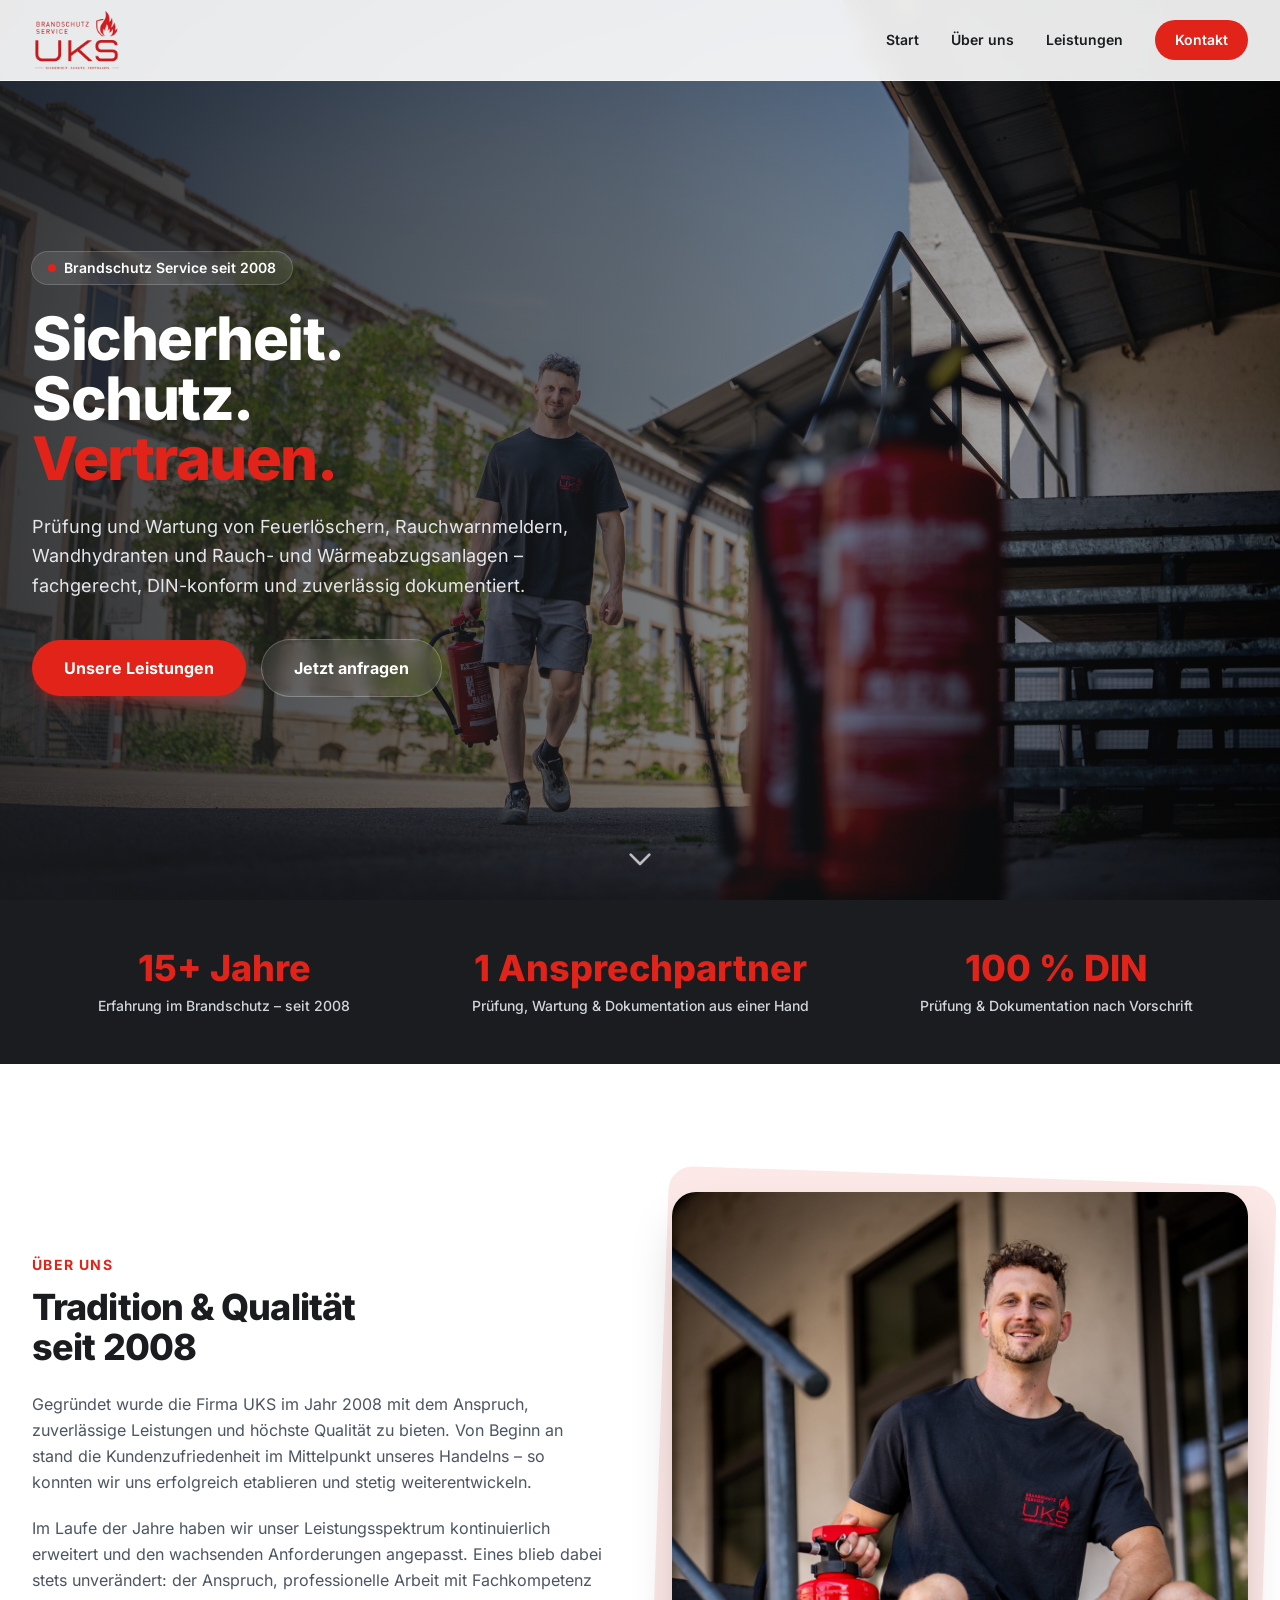
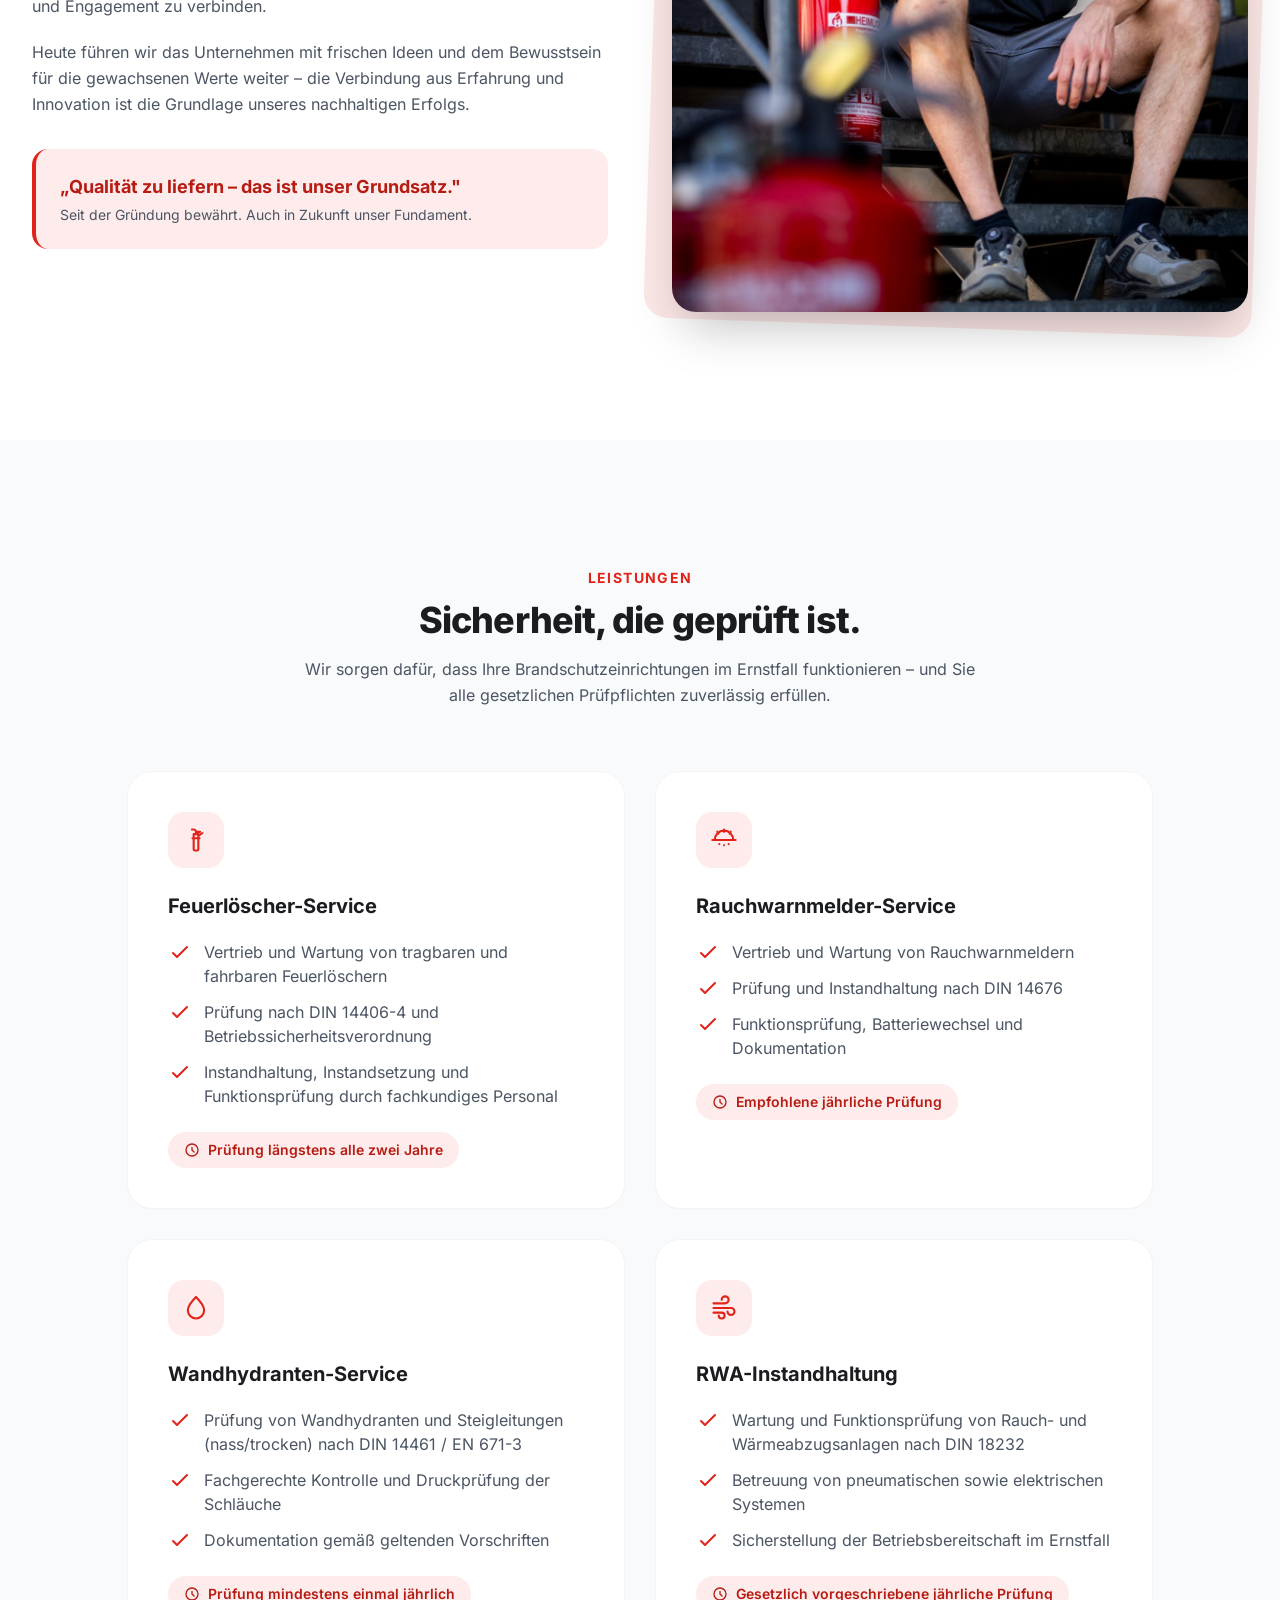
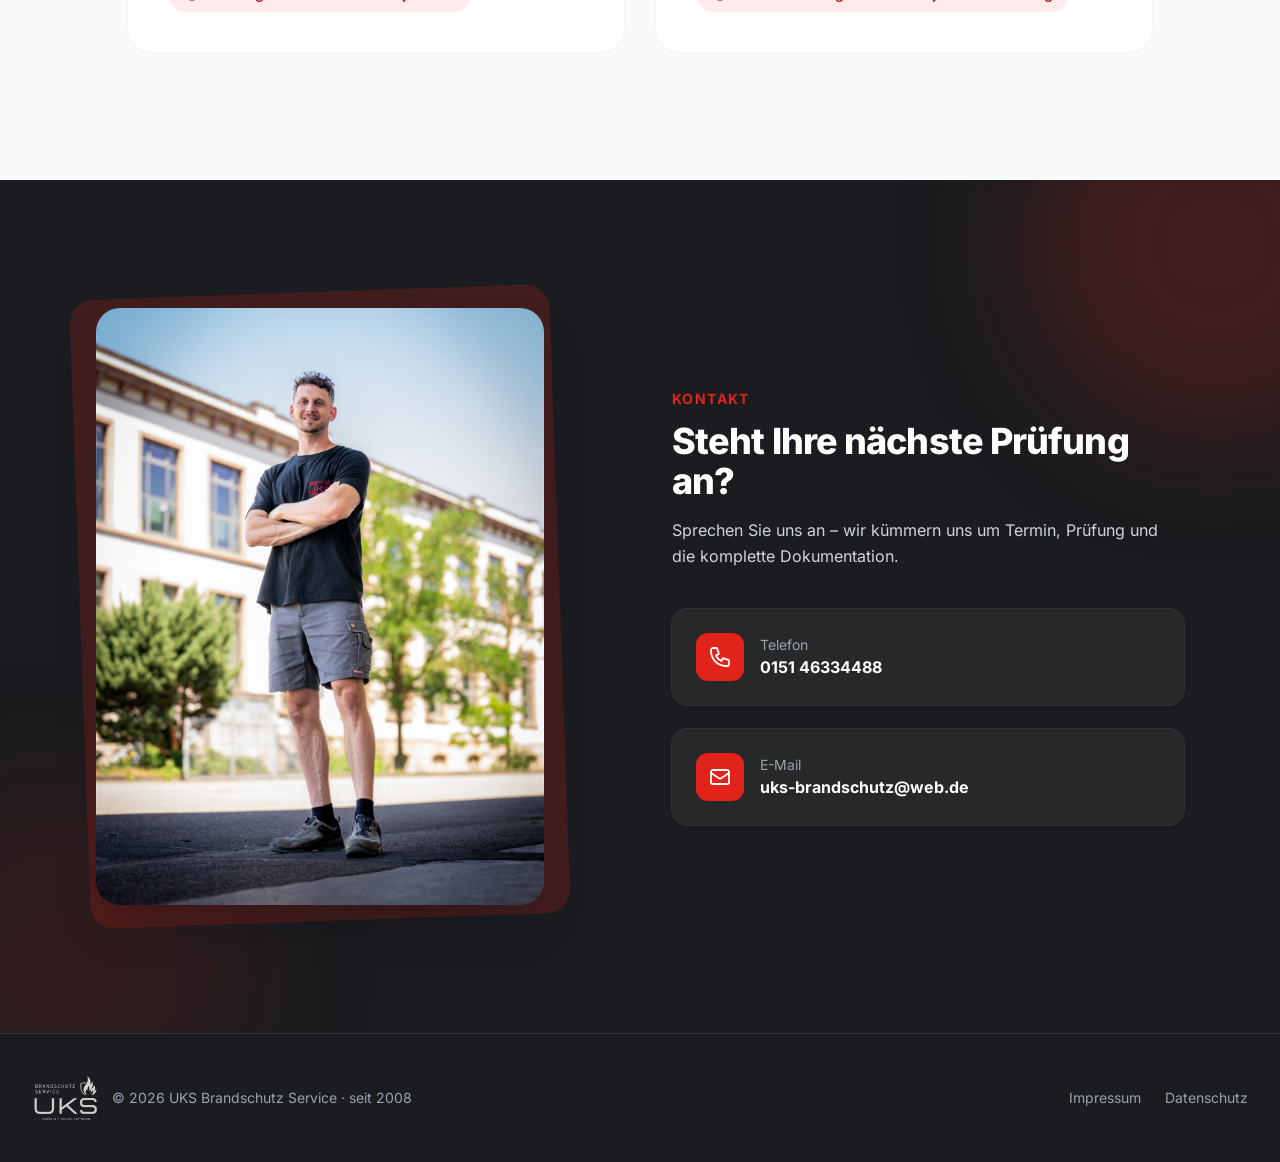
<file: index.html>
<!DOCTYPE html>
<html lang="de" class="scroll-smooth">
<head>
  <meta charset="UTF-8">
  <meta name="viewport" content="width=device-width, initial-scale=1.0">
  <title>UKS Brandschutz Service – Feuerlöscher, Wandhydranten &amp; RWA</title>
  <meta name="description" content="UKS Brandschutz Service – Ihr Familienbetrieb seit 2008. Prüfung und Wartung von Feuerlöschern, Wandhydranten und Rauch- und Wärmeabzugsanlagen nach DIN.">
  <link rel="icon" type="image/png" href="assets/logo.png">

  <!-- Lokales CSS (Tailwind-Build + selbst gehostete Inter-Schrift) -->
  <link rel="stylesheet" href="assets/site.css">
</head>

<body class="font-sans text-ink antialiased bg-white">

  <!-- ===== Header ===== -->
  <header class="fixed inset-x-0 top-0 z-50 bg-white/90 backdrop-blur border-b border-gray-100">
    <div class="mx-auto max-w-7xl px-4 sm:px-6 lg:px-8">
      <div class="flex h-20 items-center justify-between">
        <a href="#start" class="flex items-center gap-3">
          <img src="assets/logo.png" alt="UKS Brandschutz Service" class="h-16 w-auto">
        </a>

        <nav class="hidden md:flex items-center gap-8 text-sm font-semibold">
          <a href="#start" class="hover:text-brand transition-colors">Start</a>
          <a href="#ueber-uns" class="hover:text-brand transition-colors">Über uns</a>
          <a href="#leistungen" class="hover:text-brand transition-colors">Leistungen</a>
          <a href="#kontakt" class="rounded-full bg-brand px-5 py-2.5 text-white hover:bg-brand-dark transition-colors">Kontakt</a>
        </nav>

        <!-- Mobile Menü Button -->
        <button id="menuBtn" class="md:hidden p-2 text-ink" aria-label="Menü öffnen">
          <svg class="h-7 w-7" fill="none" stroke="currentColor" stroke-width="2" viewBox="0 0 24 24">
            <path stroke-linecap="round" stroke-linejoin="round" d="M4 6h16M4 12h16M4 18h16"/>
          </svg>
        </button>
      </div>
    </div>

    <!-- Mobile Menü -->
    <div id="mobileMenu" class="hidden md:hidden border-t border-gray-100 bg-white">
      <nav class="flex flex-col px-6 py-4 gap-4 text-base font-semibold">
        <a href="#start" class="hover:text-brand">Start</a>
        <a href="#ueber-uns" class="hover:text-brand">Über uns</a>
        <a href="#leistungen" class="hover:text-brand">Leistungen</a>
        <a href="#kontakt" class="hover:text-brand">Kontakt</a>
      </nav>
    </div>
  </header>

  <!-- ===== Hero ===== -->
  <section id="start" class="relative min-h-screen flex items-center">
    <div class="absolute inset-0">
      <img src="assets/hero.jpg" alt="UKS Servicetechniker mit Feuerlöschern" class="h-full w-full object-cover">
      <div class="absolute inset-0 bg-gradient-to-r from-ink/85 via-ink/60 to-ink/20"></div>
    </div>

    <div class="relative mx-auto max-w-7xl px-4 sm:px-6 lg:px-8 pt-32 pb-20 w-full">
      <div class="max-w-2xl">
        <p class="inline-flex items-center gap-2 rounded-full bg-white/10 backdrop-blur px-4 py-1.5 text-sm font-semibold text-white ring-1 ring-white/25 mb-6">
          <span class="h-2 w-2 rounded-full bg-brand"></span>
          Brandschutz Service seit 2008
        </p>
        <h1 class="text-4xl sm:text-5xl lg:text-6xl font-extrabold tracking-tight text-white leading-tight">
          Sicherheit.<br>Schutz.<br><span class="text-brand">Vertrauen.</span>
        </h1>
        <p class="mt-6 text-lg text-gray-200 leading-relaxed max-w-xl">
          Prüfung und Wartung von Feuerlöschern, Rauchwarnmeldern, Wandhydranten und
          Rauch-&nbsp;und&nbsp;Wärmeabzugsanlagen&nbsp;– fachgerecht, DIN-konform und zuverlässig dokumentiert.
        </p>
        <div class="mt-10 flex flex-wrap gap-4">
          <a href="#leistungen" class="rounded-full bg-brand px-8 py-4 text-base font-bold text-white hover:bg-brand-dark transition-colors shadow-lg shadow-brand/30">
            Unsere Leistungen
          </a>
          <a href="#kontakt" class="rounded-full bg-white/10 backdrop-blur px-8 py-4 text-base font-bold text-white ring-1 ring-white/30 hover:bg-white/20 transition-colors">
            Jetzt anfragen
          </a>
        </div>
      </div>
    </div>

    <!-- Scroll-Hinweis -->
    <a href="#ueber-uns" class="absolute bottom-8 left-1/2 -translate-x-1/2 text-white/70 hover:text-white transition-colors" aria-label="Nach unten scrollen">
      <svg class="h-8 w-8 animate-bounce" fill="none" stroke="currentColor" stroke-width="2" viewBox="0 0 24 24">
        <path stroke-linecap="round" stroke-linejoin="round" d="M19 14l-7 7-7-7"/>
      </svg>
    </a>
  </section>

  <!-- ===== Zahlen / Trust-Leiste ===== -->
  <section class="bg-ink text-white">
    <div class="mx-auto max-w-7xl px-4 sm:px-6 lg:px-8 py-12 grid grid-cols-1 sm:grid-cols-3 gap-8 text-center">
      <div class="reveal">
        <p class="text-4xl font-extrabold text-brand">15+ Jahre</p>
        <p class="mt-2 text-sm font-medium text-gray-300">Erfahrung im Brandschutz – seit 2008</p>
      </div>
      <div class="reveal" style="transition-delay:.1s">
        <p class="text-4xl font-extrabold text-brand">1 Ansprechpartner</p>
        <p class="mt-2 text-sm font-medium text-gray-300">Prüfung, Wartung &amp; Dokumentation aus einer Hand</p>
      </div>
      <div class="reveal" style="transition-delay:.2s">
        <p class="text-4xl font-extrabold text-brand">100&nbsp;% DIN</p>
        <p class="mt-2 text-sm font-medium text-gray-300">Prüfung &amp; Dokumentation nach Vorschrift</p>
      </div>
    </div>
  </section>

  <!-- ===== Über uns ===== -->
  <section id="ueber-uns" class="py-24 sm:py-32">
    <div class="mx-auto max-w-7xl px-4 sm:px-6 lg:px-8">
      <div class="grid lg:grid-cols-2 gap-16 items-center">
        <div class="reveal">
          <p class="text-sm font-bold uppercase tracking-widest text-brand">Über uns</p>
          <h2 class="mt-3 text-3xl sm:text-4xl font-extrabold tracking-tight">
            Tradition &amp; Qualität<br>seit 2008
          </h2>
          <div class="mt-6 space-y-5 text-gray-600 leading-relaxed">
            <p>
              Gegründet wurde die Firma UKS im Jahr 2008 mit dem Anspruch, zuverlässige Leistungen
              und höchste Qualität zu bieten. Von Beginn an stand die Kundenzufriedenheit im
              Mittelpunkt unseres Handelns&nbsp;– so konnten wir uns erfolgreich etablieren und stetig
              weiterentwickeln.
            </p>
            <p>
              Im Laufe der Jahre haben wir unser Leistungsspektrum kontinuierlich erweitert und den
              wachsenden Anforderungen angepasst. Eines blieb dabei stets unverändert: der Anspruch,
              professionelle Arbeit mit Fachkompetenz und Engagement zu verbinden.
            </p>
            <p>
              Heute führen wir das Unternehmen mit frischen Ideen und dem Bewusstsein für die
              gewachsenen Werte weiter&nbsp;– die Verbindung aus Erfahrung und Innovation ist die
              Grundlage unseres nachhaltigen Erfolgs.
            </p>
          </div>

          <div class="mt-8 rounded-2xl bg-brand-light border-l-4 border-brand p-6">
            <p class="font-bold text-brand-dark text-lg">„Qualität zu liefern – das ist unser Grundsatz."</p>
            <p class="mt-1 text-sm text-gray-600">Seit der Gründung bewährt. Auch in Zukunft unser Fundament.</p>
          </div>
        </div>

        <div class="reveal relative">
          <div class="absolute -inset-4 bg-brand/10 rounded-3xl rotate-2"></div>
          <img src="assets/team-sitzend.jpg" alt="UKS Servicetechniker mit Feuerlöscher" class="relative rounded-3xl shadow-2xl object-cover object-top aspect-[4/5] w-full">
        </div>
      </div>
    </div>
  </section>

  <!-- ===== Leistungen ===== -->
  <section id="leistungen" class="py-24 sm:py-32 bg-gray-50">
    <div class="mx-auto max-w-7xl px-4 sm:px-6 lg:px-8">
      <div class="max-w-2xl mx-auto text-center reveal">
        <p class="text-sm font-bold uppercase tracking-widest text-brand">Leistungen</p>
        <h2 class="mt-3 text-3xl sm:text-4xl font-extrabold tracking-tight">
          Sicherheit, die geprüft ist.
        </h2>
        <p class="mt-4 text-gray-600 leading-relaxed">
          Wir sorgen dafür, dass Ihre Brandschutzeinrichtungen im Ernstfall funktionieren –
          und Sie alle gesetzlichen Prüfpflichten zuverlässig erfüllen.
        </p>
      </div>

      <div class="mt-16 grid md:grid-cols-2 gap-8 max-w-5xl mx-auto">

        <!-- Feuerlöscher -->
        <div class="reveal group rounded-3xl bg-white p-8 sm:p-10 shadow-sm ring-1 ring-gray-100 hover:shadow-xl hover:-translate-y-1 transition-all duration-300">
          <div class="flex h-14 w-14 items-center justify-center rounded-2xl bg-brand-light text-brand group-hover:bg-brand group-hover:text-white transition-colors">
            <!-- Feuerlöscher Icon -->
            <svg class="h-7 w-7" fill="none" stroke="currentColor" stroke-width="1.8" viewBox="0 0 24 24">
              <path stroke-linecap="round" stroke-linejoin="round" d="M10 7h4v13a1 1 0 0 1-1 1h-2a1 1 0 0 1-1-1V7Zm2 0V5m0 0h3.5M12 5c0-1.1-.9-2-2-2H8.5M14 8.5l3.5-2.5M9 10.5h6"/>
            </svg>
          </div>
          <h3 class="mt-6 text-xl font-bold">Feuerlöscher-Service</h3>
          <ul class="mt-5 space-y-3 text-gray-600">
            <li class="flex gap-3">
              <svg class="h-6 w-6 flex-none text-brand" fill="none" stroke="currentColor" stroke-width="2" viewBox="0 0 24 24"><path stroke-linecap="round" stroke-linejoin="round" d="M5 13l4 4L19 7"/></svg>
              Vertrieb und Wartung von tragbaren und fahrbaren Feuerlöschern
            </li>
            <li class="flex gap-3">
              <svg class="h-6 w-6 flex-none text-brand" fill="none" stroke="currentColor" stroke-width="2" viewBox="0 0 24 24"><path stroke-linecap="round" stroke-linejoin="round" d="M5 13l4 4L19 7"/></svg>
              Prüfung nach DIN&nbsp;14406-4 und Betriebssicherheitsverordnung
            </li>
            <li class="flex gap-3">
              <svg class="h-6 w-6 flex-none text-brand" fill="none" stroke="currentColor" stroke-width="2" viewBox="0 0 24 24"><path stroke-linecap="round" stroke-linejoin="round" d="M5 13l4 4L19 7"/></svg>
              Instandhaltung, Instandsetzung und Funktionsprüfung durch fachkundiges Personal
            </li>
          </ul>
          <p class="mt-6 inline-flex items-center gap-2 rounded-full bg-brand-light px-4 py-2 text-sm font-semibold text-brand-dark">
            <svg class="h-4 w-4" fill="none" stroke="currentColor" stroke-width="2" viewBox="0 0 24 24"><path stroke-linecap="round" stroke-linejoin="round" d="M12 8v4l3 3m6-3a9 9 0 11-18 0 9 9 0 0118 0z"/></svg>
            Prüfung längstens alle zwei Jahre
          </p>
        </div>

        <!-- Rauchwarnmelder -->
        <div class="reveal group rounded-3xl bg-white p-8 sm:p-10 shadow-sm ring-1 ring-gray-100 hover:shadow-xl hover:-translate-y-1 transition-all duration-300" style="transition-delay:.1s">
          <div class="flex h-14 w-14 items-center justify-center rounded-2xl bg-brand-light text-brand group-hover:bg-brand group-hover:text-white transition-colors">
            <!-- Rauchwarnmelder Icon -->
            <svg class="h-7 w-7" fill="none" stroke="currentColor" stroke-width="1.8" viewBox="0 0 24 24">
              <path stroke-linecap="round" stroke-linejoin="round" d="M4 12a8 8 0 0 1 16 0M2 12h20M8 15.5h.01M12 16.5h.01M16 15.5h.01M12 3v2M6.3 4.8l1 1.7M17.7 4.8l-1 1.7"/>
            </svg>
          </div>
          <h3 class="mt-6 text-xl font-bold">Rauchwarnmelder-Service</h3>
          <ul class="mt-5 space-y-3 text-gray-600">
            <li class="flex gap-3">
              <svg class="h-6 w-6 flex-none text-brand" fill="none" stroke="currentColor" stroke-width="2" viewBox="0 0 24 24"><path stroke-linecap="round" stroke-linejoin="round" d="M5 13l4 4L19 7"/></svg>
              Vertrieb und Wartung von Rauchwarnmeldern
            </li>
            <li class="flex gap-3">
              <svg class="h-6 w-6 flex-none text-brand" fill="none" stroke="currentColor" stroke-width="2" viewBox="0 0 24 24"><path stroke-linecap="round" stroke-linejoin="round" d="M5 13l4 4L19 7"/></svg>
              Prüfung und Instandhaltung nach DIN&nbsp;14676
            </li>
            <li class="flex gap-3">
              <svg class="h-6 w-6 flex-none text-brand" fill="none" stroke="currentColor" stroke-width="2" viewBox="0 0 24 24"><path stroke-linecap="round" stroke-linejoin="round" d="M5 13l4 4L19 7"/></svg>
              Funktionsprüfung, Batteriewechsel und Dokumentation
            </li>
          </ul>
          <p class="mt-6 inline-flex items-center gap-2 rounded-full bg-brand-light px-4 py-2 text-sm font-semibold text-brand-dark">
            <svg class="h-4 w-4" fill="none" stroke="currentColor" stroke-width="2" viewBox="0 0 24 24"><path stroke-linecap="round" stroke-linejoin="round" d="M12 8v4l3 3m6-3a9 9 0 11-18 0 9 9 0 0118 0z"/></svg>
            Empfohlene jährliche Prüfung
          </p>
        </div>

        <!-- Wandhydranten -->
        <div class="reveal group rounded-3xl bg-white p-8 sm:p-10 shadow-sm ring-1 ring-gray-100 hover:shadow-xl hover:-translate-y-1 transition-all duration-300">
          <div class="flex h-14 w-14 items-center justify-center rounded-2xl bg-brand-light text-brand group-hover:bg-brand group-hover:text-white transition-colors">
            <!-- Tropfen/Hydrant Icon -->
            <svg class="h-7 w-7" fill="none" stroke="currentColor" stroke-width="1.8" viewBox="0 0 24 24">
              <path stroke-linecap="round" stroke-linejoin="round" d="M12 21a7 7 0 0 0 7-7c0-4-4-8.5-7-11.5C9 5.5 5 10 5 14a7 7 0 0 0 7 7Z"/>
            </svg>
          </div>
          <h3 class="mt-6 text-xl font-bold">Wandhydranten-Service</h3>
          <ul class="mt-5 space-y-3 text-gray-600">
            <li class="flex gap-3">
              <svg class="h-6 w-6 flex-none text-brand" fill="none" stroke="currentColor" stroke-width="2" viewBox="0 0 24 24"><path stroke-linecap="round" stroke-linejoin="round" d="M5 13l4 4L19 7"/></svg>
              Prüfung von Wandhydranten und Steigleitungen (nass/trocken) nach DIN&nbsp;14461 / EN&nbsp;671-3
            </li>
            <li class="flex gap-3">
              <svg class="h-6 w-6 flex-none text-brand" fill="none" stroke="currentColor" stroke-width="2" viewBox="0 0 24 24"><path stroke-linecap="round" stroke-linejoin="round" d="M5 13l4 4L19 7"/></svg>
              Fachgerechte Kontrolle und Druckprüfung der Schläuche
            </li>
            <li class="flex gap-3">
              <svg class="h-6 w-6 flex-none text-brand" fill="none" stroke="currentColor" stroke-width="2" viewBox="0 0 24 24"><path stroke-linecap="round" stroke-linejoin="round" d="M5 13l4 4L19 7"/></svg>
              Dokumentation gemäß geltenden Vorschriften
            </li>
          </ul>
          <p class="mt-6 inline-flex items-center gap-2 rounded-full bg-brand-light px-4 py-2 text-sm font-semibold text-brand-dark">
            <svg class="h-4 w-4" fill="none" stroke="currentColor" stroke-width="2" viewBox="0 0 24 24"><path stroke-linecap="round" stroke-linejoin="round" d="M12 8v4l3 3m6-3a9 9 0 11-18 0 9 9 0 0118 0z"/></svg>
            Prüfung mindestens einmal jährlich
          </p>
        </div>

        <!-- RWA -->
        <div class="reveal group rounded-3xl bg-white p-8 sm:p-10 shadow-sm ring-1 ring-gray-100 hover:shadow-xl hover:-translate-y-1 transition-all duration-300" style="transition-delay:.1s">
          <div class="flex h-14 w-14 items-center justify-center rounded-2xl bg-brand-light text-brand group-hover:bg-brand group-hover:text-white transition-colors">
            <!-- Rauch/Wind Icon -->
            <svg class="h-7 w-7" fill="none" stroke="currentColor" stroke-width="1.8" viewBox="0 0 24 24">
              <path stroke-linecap="round" stroke-linejoin="round" d="M3 8h10a3 3 0 1 0-3-3M3 12h15a3 3 0 1 1-3 3M3 16h7a2.5 2.5 0 1 1-2.5 2.5"/>
            </svg>
          </div>
          <h3 class="mt-6 text-xl font-bold">RWA-Instandhaltung</h3>
          <ul class="mt-5 space-y-3 text-gray-600">
            <li class="flex gap-3">
              <svg class="h-6 w-6 flex-none text-brand" fill="none" stroke="currentColor" stroke-width="2" viewBox="0 0 24 24"><path stroke-linecap="round" stroke-linejoin="round" d="M5 13l4 4L19 7"/></svg>
              Wartung und Funktionsprüfung von Rauch- und Wärmeabzugsanlagen nach DIN&nbsp;18232
            </li>
            <li class="flex gap-3">
              <svg class="h-6 w-6 flex-none text-brand" fill="none" stroke="currentColor" stroke-width="2" viewBox="0 0 24 24"><path stroke-linecap="round" stroke-linejoin="round" d="M5 13l4 4L19 7"/></svg>
              Betreuung von pneumatischen sowie elektrischen Systemen
            </li>
            <li class="flex gap-3">
              <svg class="h-6 w-6 flex-none text-brand" fill="none" stroke="currentColor" stroke-width="2" viewBox="0 0 24 24"><path stroke-linecap="round" stroke-linejoin="round" d="M5 13l4 4L19 7"/></svg>
              Sicherstellung der Betriebsbereitschaft im Ernstfall
            </li>
          </ul>
          <p class="mt-6 inline-flex items-center gap-2 rounded-full bg-brand-light px-4 py-2 text-sm font-semibold text-brand-dark">
            <svg class="h-4 w-4" fill="none" stroke="currentColor" stroke-width="2" viewBox="0 0 24 24"><path stroke-linecap="round" stroke-linejoin="round" d="M12 8v4l3 3m6-3a9 9 0 11-18 0 9 9 0 0118 0z"/></svg>
            Gesetzlich vorgeschriebene jährliche Prüfung
          </p>
        </div>

      </div>
    </div>
  </section>

  <!-- ===== CTA / Kontakt ===== -->
  <section id="kontakt" class="relative py-24 sm:py-32 bg-ink text-white overflow-hidden">
    <div class="absolute -top-32 -right-32 h-96 w-96 rounded-full bg-brand/20 blur-3xl"></div>
    <div class="absolute -bottom-32 -left-32 h-96 w-96 rounded-full bg-brand/10 blur-3xl"></div>

    <div class="relative mx-auto max-w-6xl px-4 sm:px-6 lg:px-8 grid lg:grid-cols-2 gap-12 lg:gap-16 items-center">
      <div class="reveal relative order-last lg:order-first max-w-md mx-auto lg:mx-0 w-full">
        <div class="absolute -inset-4 bg-brand/20 rounded-3xl -rotate-2"></div>
        <img src="assets/team-stehend.jpg" alt="Ihr Ansprechpartner bei UKS" class="relative rounded-3xl shadow-2xl object-cover aspect-[3/4] w-full">
      </div>

      <div class="reveal">
      <p class="text-sm font-bold uppercase tracking-widest text-brand">Kontakt</p>
      <h2 class="mt-3 text-3xl sm:text-4xl font-extrabold tracking-tight">
        Steht Ihre nächste Prüfung an?
      </h2>
      <p class="mt-4 text-gray-300 leading-relaxed">
        Sprechen Sie uns an – wir kümmern uns um Termin, Prüfung und die komplette Dokumentation.
      </p>

      <div class="mt-10 grid gap-6 text-left">
        <a href="tel:+4915146334488" class="flex items-center gap-4 rounded-2xl bg-white/5 ring-1 ring-white/10 p-6 hover:bg-white/10 transition-colors">
          <span class="flex h-12 w-12 flex-none items-center justify-center rounded-xl bg-brand text-white">
            <svg class="h-6 w-6" fill="none" stroke="currentColor" stroke-width="1.8" viewBox="0 0 24 24"><path stroke-linecap="round" stroke-linejoin="round" d="M3 5a2 2 0 012-2h3.28a1 1 0 01.948.684l1.498 4.493a1 1 0 01-.502 1.21l-2.257 1.13a11.042 11.042 0 005.516 5.516l1.13-2.257a1 1 0 011.21-.502l4.493 1.498a1 1 0 01.684.949V19a2 2 0 01-2 2h-1C9.716 21 3 14.284 3 6V5z"/></svg>
          </span>
          <span>
            <span class="block text-sm text-gray-400">Telefon</span>
            <span class="block font-bold">0151 46334488</span>
          </span>
        </a>
        <a href="mailto:uks-brandschutz@web.de" class="flex items-center gap-4 rounded-2xl bg-white/5 ring-1 ring-white/10 p-6 hover:bg-white/10 transition-colors">
          <span class="flex h-12 w-12 flex-none items-center justify-center rounded-xl bg-brand text-white">
            <svg class="h-6 w-6" fill="none" stroke="currentColor" stroke-width="1.8" viewBox="0 0 24 24"><path stroke-linecap="round" stroke-linejoin="round" d="M3 8l7.89 5.26a2 2 0 002.22 0L21 8M5 19h14a2 2 0 002-2V7a2 2 0 00-2-2H5a2 2 0 00-2 2v10a2 2 0 002 2z"/></svg>
          </span>
          <span>
            <span class="block text-sm text-gray-400">E-Mail</span>
            <span class="block font-bold">uks-brandschutz@web.de</span>
          </span>
        </a>
      </div>
      </div>
    </div>
  </section>

  <!-- ===== Footer ===== -->
  <footer class="bg-ink border-t border-white/10 text-gray-400">
    <div class="mx-auto max-w-7xl px-4 sm:px-6 lg:px-8 py-10 flex flex-col sm:flex-row items-center justify-between gap-6">
      <div class="flex items-center gap-3">
        <img src="assets/logo.png" alt="UKS Brandschutz Service" class="h-12 w-auto brightness-0 invert opacity-80">
        <span class="text-sm">© 2026 UKS Brandschutz Service · seit 2008</span>
      </div>
      <nav class="flex gap-6 text-sm">
        <a href="impressum.html" class="hover:text-white transition-colors">Impressum</a>
        <a href="datenschutz.html" class="hover:text-white transition-colors">Datenschutz</a>
      </nav>
    </div>
  </footer>

  <script>
    // Mobile Menü
    const menuBtn = document.getElementById('menuBtn');
    const mobileMenu = document.getElementById('mobileMenu');
    menuBtn.addEventListener('click', () => mobileMenu.classList.toggle('hidden'));
    mobileMenu.querySelectorAll('a').forEach(a => a.addEventListener('click', () => mobileMenu.classList.add('hidden')));

    // Scroll-Reveal
    const observer = new IntersectionObserver(entries => {
      entries.forEach(e => { if (e.isIntersecting) e.target.classList.add('visible'); });
    }, { threshold: 0.15 });
    document.querySelectorAll('.reveal').forEach(el => observer.observe(el));
  </script>
</body>
</html>
</file>
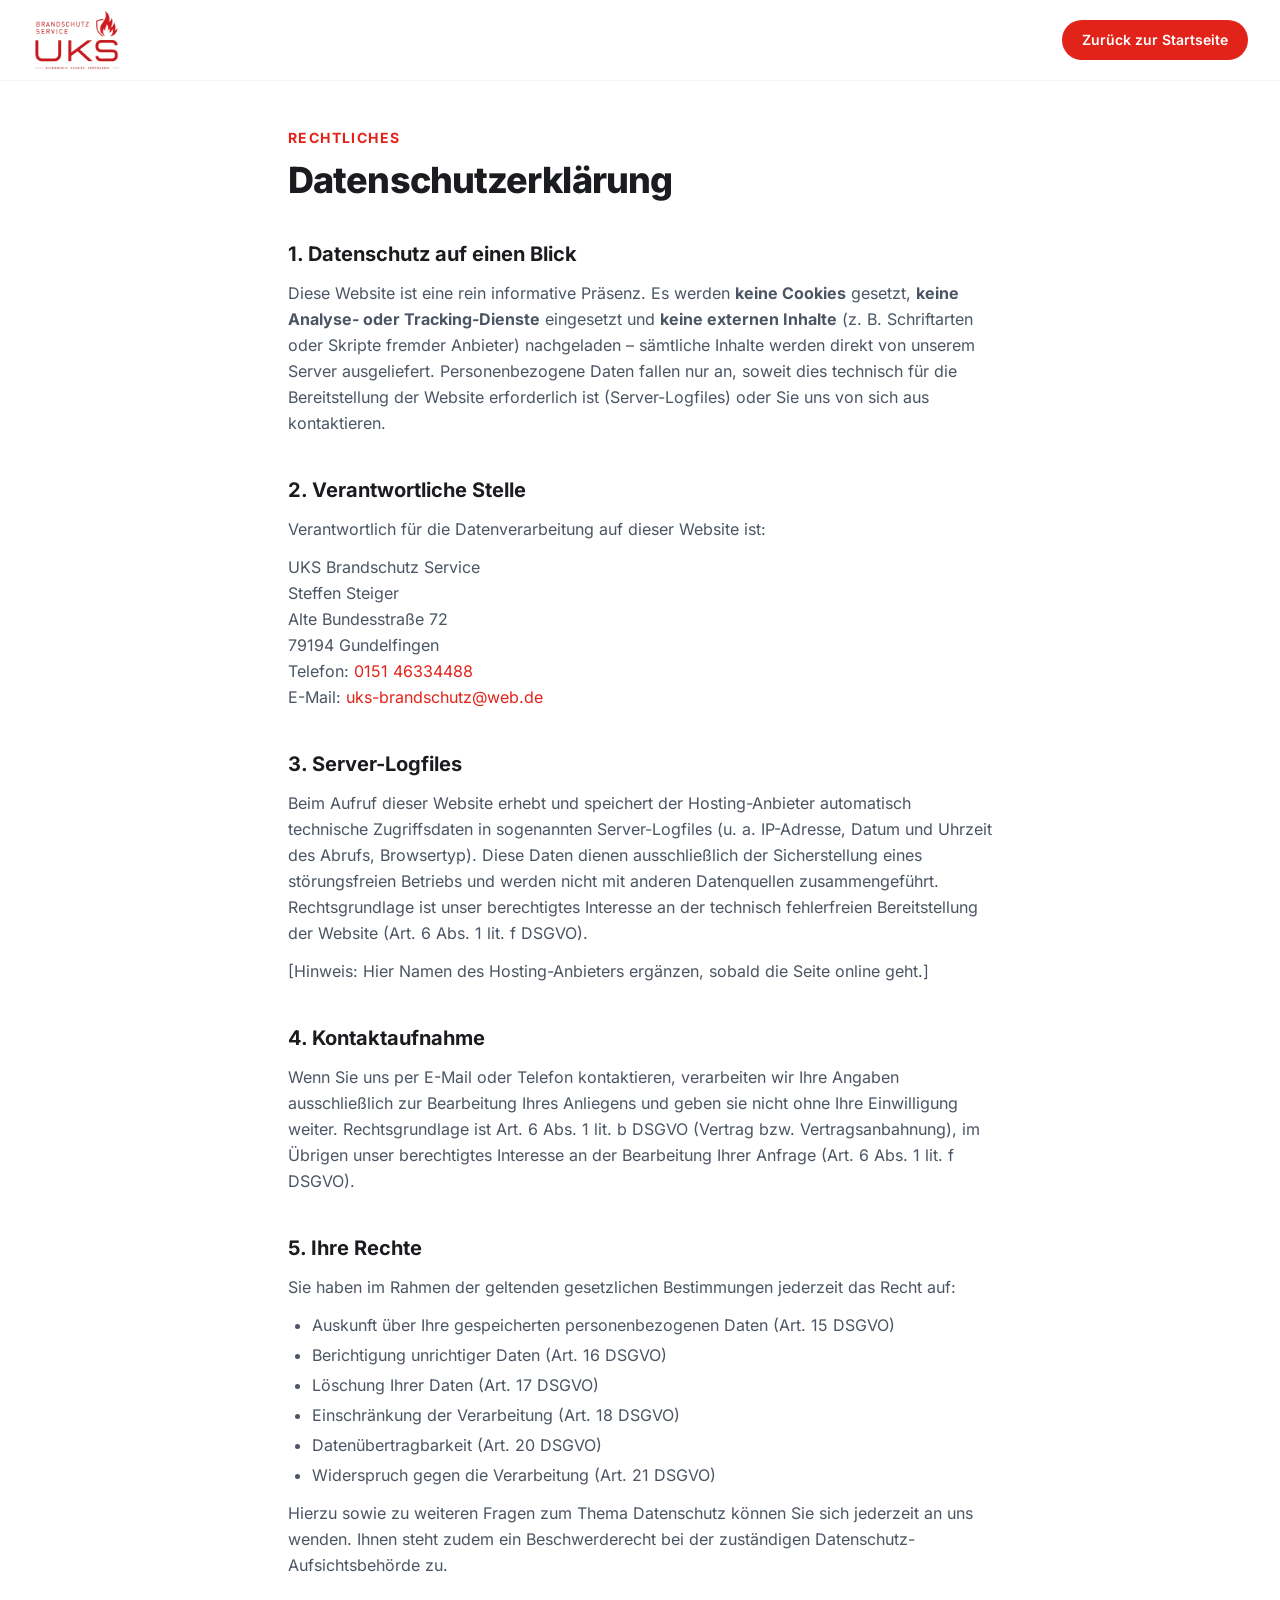
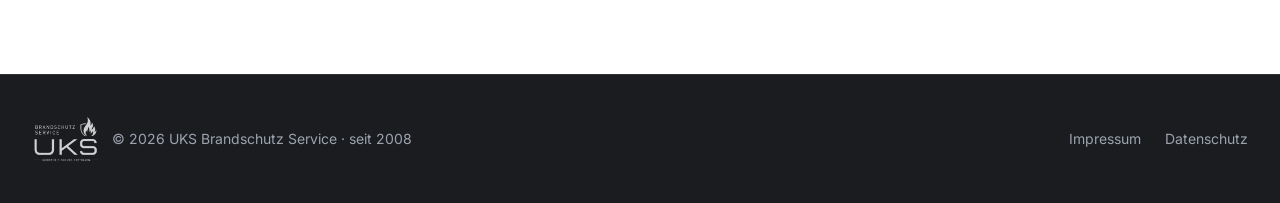
<file: datenschutz.html>
<!DOCTYPE html>
<html lang="de" class="scroll-smooth">
<head>
  <meta charset="UTF-8">
  <meta name="viewport" content="width=device-width, initial-scale=1.0">
  <title>Datenschutzerklärung – UKS Brandschutz Service</title>
  <meta name="robots" content="noindex">
  <link rel="icon" type="image/png" href="assets/logo.png">

  <!-- Lokales CSS (Tailwind-Build + selbst gehostete Inter-Schrift) -->
  <link rel="stylesheet" href="assets/site.css">
</head>

<body class="font-sans text-ink antialiased bg-white">

  <!-- ===== Header ===== -->
  <header class="fixed inset-x-0 top-0 z-50 bg-white/90 backdrop-blur border-b border-gray-100">
    <div class="mx-auto max-w-7xl px-4 sm:px-6 lg:px-8">
      <div class="flex h-20 items-center justify-between">
        <a href="index.html" class="flex items-center gap-3">
          <img src="assets/logo.png" alt="UKS Brandschutz Service" class="h-16 w-auto">
        </a>
        <a href="index.html" class="rounded-full bg-brand px-5 py-2.5 text-sm font-semibold text-white hover:bg-brand-dark transition-colors">
          Zurück zur Startseite
        </a>
      </div>
    </div>
  </header>

  <!-- ===== Inhalt ===== -->
  <main class="pt-32 pb-24">
    <div class="mx-auto max-w-3xl px-4 sm:px-6 lg:px-8">
      <p class="text-sm font-bold uppercase tracking-widest text-brand">Rechtliches</p>
      <h1 class="mt-3 text-3xl sm:text-4xl font-extrabold tracking-tight">Datenschutzerklärung</h1>

      <div class="mt-10 space-y-10 text-gray-600 leading-relaxed">

        <section>
          <h2 class="text-xl font-bold text-ink">1. Datenschutz auf einen Blick</h2>
          <p class="mt-3">
            Diese Website ist eine rein informative Präsenz. Es werden <strong>keine Cookies</strong> gesetzt,
            <strong>keine Analyse- oder Tracking-Dienste</strong> eingesetzt und <strong>keine externen
            Inhalte</strong> (z.&nbsp;B. Schriftarten oder Skripte fremder Anbieter) nachgeladen&nbsp;–
            sämtliche Inhalte werden direkt von unserem Server ausgeliefert. Personenbezogene Daten fallen nur
            an, soweit dies technisch für die Bereitstellung der Website erforderlich ist (Server-Logfiles)
            oder Sie uns von sich aus kontaktieren.
          </p>
        </section>

        <section>
          <h2 class="text-xl font-bold text-ink">2. Verantwortliche Stelle</h2>
          <p class="mt-3">
            Verantwortlich für die Datenverarbeitung auf dieser Website ist:
          </p>
          <p class="mt-3">
            UKS Brandschutz Service<br>
            Steffen Steiger<br>
            Alte Bundesstraße 72<br>
            79194 Gundelfingen<br>
            Telefon: <a href="tel:+4915146334488" class="text-brand hover:underline">0151 46334488</a><br>
            E-Mail: <a href="mailto:uks-brandschutz@web.de" class="text-brand hover:underline">uks-brandschutz@web.de</a>
          </p>
        </section>

        <section>
          <h2 class="text-xl font-bold text-ink">3. Server-Logfiles</h2>
          <p class="mt-3">
            Beim Aufruf dieser Website erhebt und speichert der Hosting-Anbieter automatisch technische
            Zugriffsdaten in sogenannten Server-Logfiles (u.&nbsp;a. IP-Adresse, Datum und Uhrzeit des Abrufs,
            Browsertyp). Diese Daten dienen ausschließlich der Sicherstellung eines störungsfreien Betriebs
            und werden nicht mit anderen Datenquellen zusammengeführt. Rechtsgrundlage ist unser berechtigtes
            Interesse an der technisch fehlerfreien Bereitstellung der Website (Art. 6 Abs. 1 lit. f DSGVO).
          </p>
          <p class="mt-3">
            [Hinweis: Hier Namen des Hosting-Anbieters ergänzen, sobald die Seite online geht.]
          </p>
        </section>

        <section>
          <h2 class="text-xl font-bold text-ink">4. Kontaktaufnahme</h2>
          <p class="mt-3">
            Wenn Sie uns per E-Mail oder Telefon kontaktieren, verarbeiten wir Ihre Angaben ausschließlich zur
            Bearbeitung Ihres Anliegens und geben sie nicht ohne Ihre Einwilligung weiter. Rechtsgrundlage ist
            Art. 6 Abs. 1 lit. b DSGVO (Vertrag bzw. Vertragsanbahnung), im Übrigen unser berechtigtes
            Interesse an der Bearbeitung Ihrer Anfrage (Art. 6 Abs. 1 lit. f DSGVO).
          </p>
        </section>

        <section>
          <h2 class="text-xl font-bold text-ink">5. Ihre Rechte</h2>
          <p class="mt-3">Sie haben im Rahmen der geltenden gesetzlichen Bestimmungen jederzeit das Recht auf:</p>
          <ul class="mt-3 list-disc pl-6 space-y-1">
            <li>Auskunft über Ihre gespeicherten personenbezogenen Daten (Art. 15 DSGVO)</li>
            <li>Berichtigung unrichtiger Daten (Art. 16 DSGVO)</li>
            <li>Löschung Ihrer Daten (Art. 17 DSGVO)</li>
            <li>Einschränkung der Verarbeitung (Art. 18 DSGVO)</li>
            <li>Datenübertragbarkeit (Art. 20 DSGVO)</li>
            <li>Widerspruch gegen die Verarbeitung (Art. 21 DSGVO)</li>
          </ul>
          <p class="mt-3">
            Hierzu sowie zu weiteren Fragen zum Thema Datenschutz können Sie sich jederzeit an uns wenden.
            Ihnen steht zudem ein Beschwerderecht bei der zuständigen Datenschutz-Aufsichtsbehörde zu.
          </p>
        </section>

      </div>
    </div>
  </main>

  <!-- ===== Footer ===== -->
  <footer class="bg-ink border-t border-white/10 text-gray-400">
    <div class="mx-auto max-w-7xl px-4 sm:px-6 lg:px-8 py-10 flex flex-col sm:flex-row items-center justify-between gap-6">
      <div class="flex items-center gap-3">
        <img src="assets/logo.png" alt="UKS Brandschutz Service" class="h-12 w-auto brightness-0 invert opacity-80">
        <span class="text-sm">© 2026 UKS Brandschutz Service · seit 2008</span>
      </div>
      <nav class="flex gap-6 text-sm">
        <a href="impressum.html" class="hover:text-white transition-colors">Impressum</a>
        <a href="datenschutz.html" class="hover:text-white transition-colors">Datenschutz</a>
      </nav>
    </div>
  </footer>

</body>
</html>
</file>
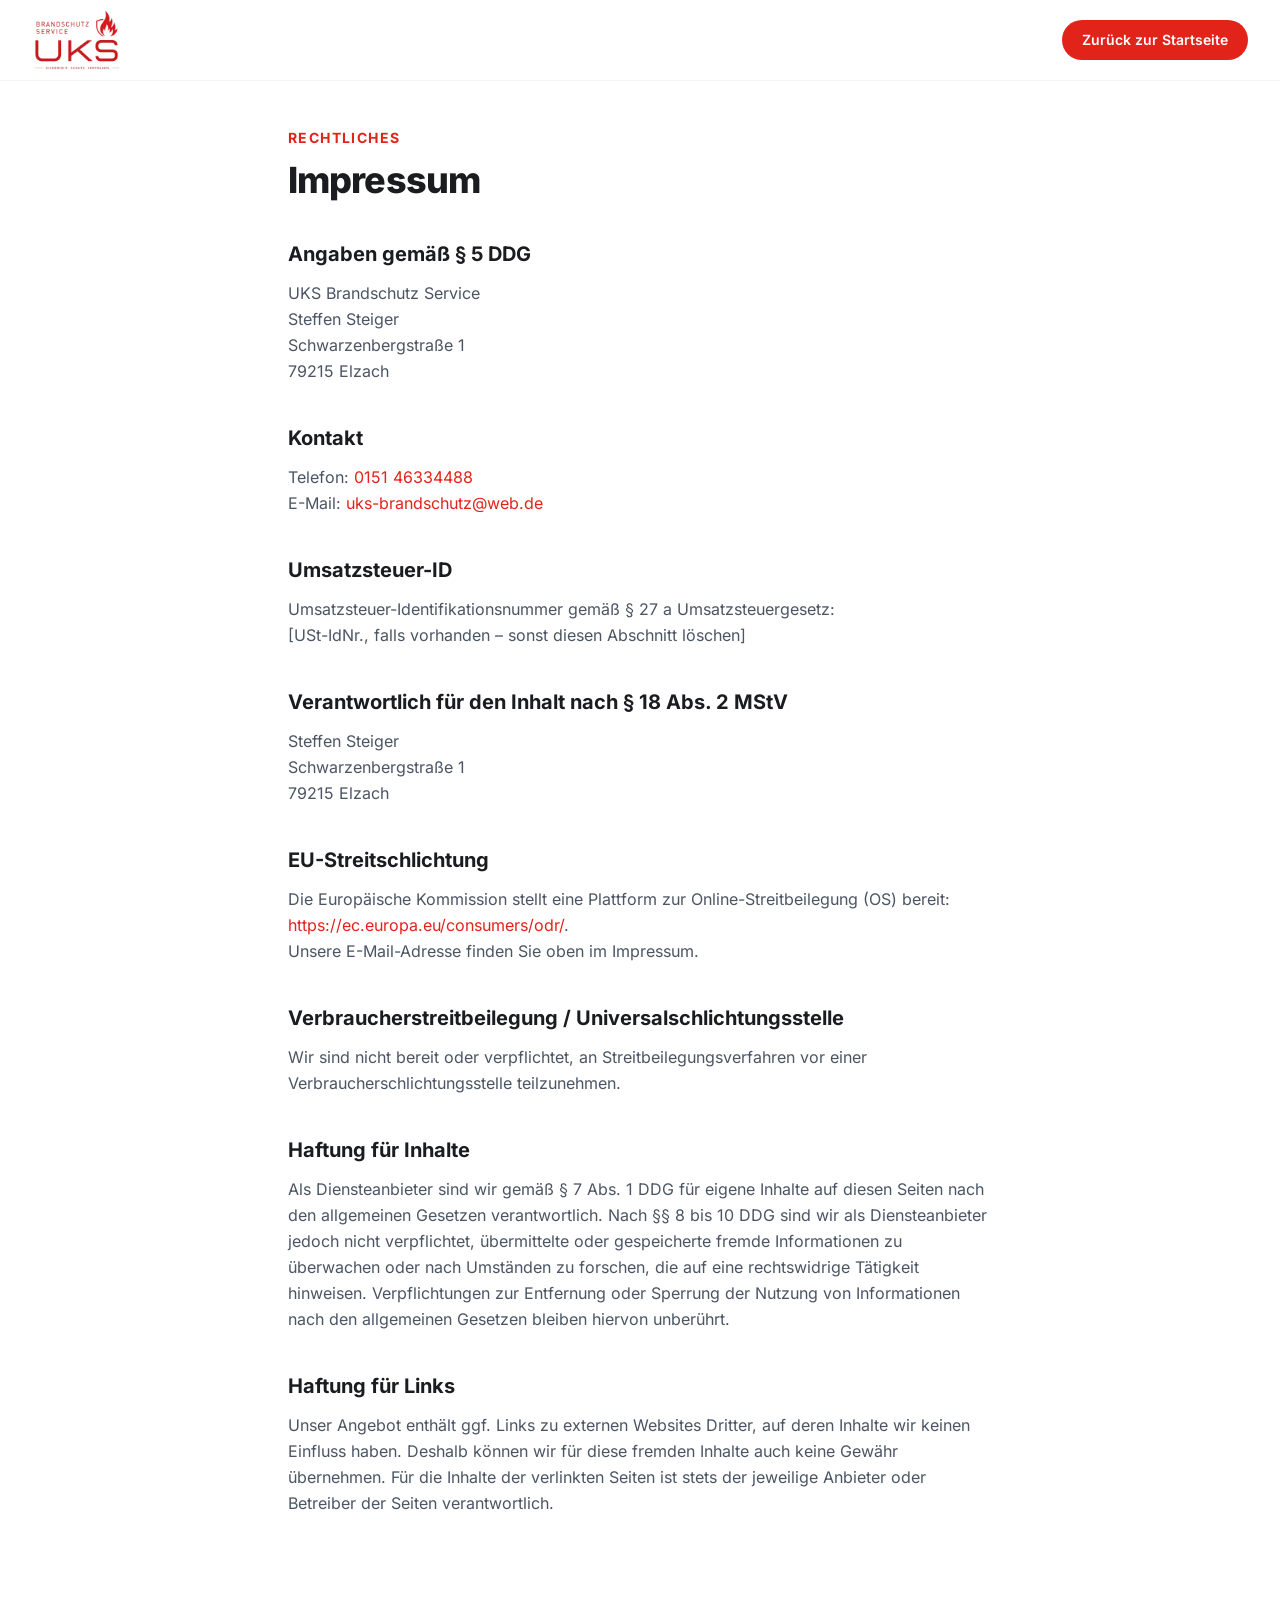
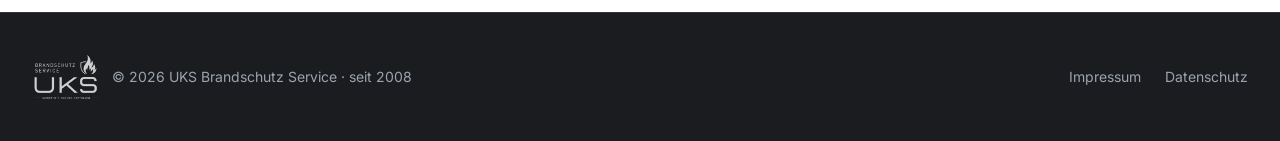
<file: impressum.html>
<!DOCTYPE html>
<html lang="de" class="scroll-smooth">
<head>
  <meta charset="UTF-8">
  <meta name="viewport" content="width=device-width, initial-scale=1.0">
  <title>Impressum – UKS Brandschutz Service</title>
  <meta name="robots" content="noindex">
  <link rel="icon" type="image/png" href="assets/logo.png">

  <!-- Lokales CSS (Tailwind-Build + selbst gehostete Inter-Schrift) -->
  <link rel="stylesheet" href="assets/site.css">
</head>

<body class="font-sans text-ink antialiased bg-white">

  <!-- ===== Header ===== -->
  <header class="fixed inset-x-0 top-0 z-50 bg-white/90 backdrop-blur border-b border-gray-100">
    <div class="mx-auto max-w-7xl px-4 sm:px-6 lg:px-8">
      <div class="flex h-20 items-center justify-between">
        <a href="index.html" class="flex items-center gap-3">
          <img src="assets/logo.png" alt="UKS Brandschutz Service" class="h-16 w-auto">
        </a>
        <a href="index.html" class="rounded-full bg-brand px-5 py-2.5 text-sm font-semibold text-white hover:bg-brand-dark transition-colors">
          Zurück zur Startseite
        </a>
      </div>
    </div>
  </header>

  <!-- ===== Inhalt ===== -->
  <main class="pt-32 pb-24">
    <div class="mx-auto max-w-3xl px-4 sm:px-6 lg:px-8">
      <p class="text-sm font-bold uppercase tracking-widest text-brand">Rechtliches</p>
      <h1 class="mt-3 text-3xl sm:text-4xl font-extrabold tracking-tight">Impressum</h1>

      <div class="mt-10 space-y-10 text-gray-600 leading-relaxed">

        <section>
          <h2 class="text-xl font-bold text-ink">Angaben gemäß § 5 DDG</h2>
          <p class="mt-3">
            UKS Brandschutz Service<br>
            Steffen Steiger<br>
            Schwarzenbergstraße 1<br>
            79215 Elzach
          </p>
        </section>

        <section>
          <h2 class="text-xl font-bold text-ink">Kontakt</h2>
          <p class="mt-3">
            Telefon: <a href="tel:+4915146334488" class="text-brand hover:underline">0151 46334488</a><br>
            E-Mail: <a href="mailto:uks-brandschutz@web.de" class="text-brand hover:underline">uks-brandschutz@web.de</a>
          </p>
        </section>

        <section>
          <h2 class="text-xl font-bold text-ink">Umsatzsteuer-ID</h2>
          <p class="mt-3">
            Umsatzsteuer-Identifikationsnummer gemäß § 27 a Umsatzsteuergesetz:<br>
            [USt-IdNr., falls vorhanden – sonst diesen Abschnitt löschen]
          </p>
        </section>

        <section>
          <h2 class="text-xl font-bold text-ink">Verantwortlich für den Inhalt nach § 18 Abs. 2 MStV</h2>
          <p class="mt-3">
            Steffen Steiger<br>
            Schwarzenbergstraße 1<br>
            79215 Elzach
          </p>
        </section>

        <section>
          <h2 class="text-xl font-bold text-ink">EU-Streitschlichtung</h2>
          <p class="mt-3">
            Die Europäische Kommission stellt eine Plattform zur Online-Streitbeilegung (OS) bereit:
            <a href="https://ec.europa.eu/consumers/odr/" target="_blank" rel="noopener noreferrer" class="text-brand hover:underline">https://ec.europa.eu/consumers/odr/</a>.<br>
            Unsere E-Mail-Adresse finden Sie oben im Impressum.
          </p>
        </section>

        <section>
          <h2 class="text-xl font-bold text-ink">Verbraucherstreitbeilegung / Universalschlichtungsstelle</h2>
          <p class="mt-3">
            Wir sind nicht bereit oder verpflichtet, an Streitbeilegungsverfahren vor einer
            Verbraucherschlichtungsstelle teilzunehmen.
          </p>
        </section>

        <section>
          <h2 class="text-xl font-bold text-ink">Haftung für Inhalte</h2>
          <p class="mt-3">
            Als Diensteanbieter sind wir gemäß § 7 Abs. 1 DDG für eigene Inhalte auf diesen Seiten nach den
            allgemeinen Gesetzen verantwortlich. Nach §§ 8 bis 10 DDG sind wir als Diensteanbieter jedoch nicht
            verpflichtet, übermittelte oder gespeicherte fremde Informationen zu überwachen oder nach Umständen
            zu forschen, die auf eine rechtswidrige Tätigkeit hinweisen. Verpflichtungen zur Entfernung oder
            Sperrung der Nutzung von Informationen nach den allgemeinen Gesetzen bleiben hiervon unberührt.
          </p>
        </section>

        <section>
          <h2 class="text-xl font-bold text-ink">Haftung für Links</h2>
          <p class="mt-3">
            Unser Angebot enthält ggf. Links zu externen Websites Dritter, auf deren Inhalte wir keinen Einfluss
            haben. Deshalb können wir für diese fremden Inhalte auch keine Gewähr übernehmen. Für die Inhalte der
            verlinkten Seiten ist stets der jeweilige Anbieter oder Betreiber der Seiten verantwortlich.
          </p>
        </section>

      </div>
    </div>
  </main>

  <!-- ===== Footer ===== -->
  <footer class="bg-ink border-t border-white/10 text-gray-400">
    <div class="mx-auto max-w-7xl px-4 sm:px-6 lg:px-8 py-10 flex flex-col sm:flex-row items-center justify-between gap-6">
      <div class="flex items-center gap-3">
        <img src="assets/logo.png" alt="UKS Brandschutz Service" class="h-12 w-auto brightness-0 invert opacity-80">
        <span class="text-sm">© 2026 UKS Brandschutz Service · seit 2008</span>
      </div>
      <nav class="flex gap-6 text-sm">
        <a href="impressum.html" class="hover:text-white transition-colors">Impressum</a>
        <a href="datenschutz.html" class="hover:text-white transition-colors">Datenschutz</a>
      </nav>
    </div>
  </footer>

</body>
</html>
</file>
<file: assets/site.css>
@font-face{font-family:Inter;font-style:normal;font-weight:400;font-display:swap;src:url(fonts/inter-latin-400.woff2) format("woff2")}@font-face{font-family:Inter;font-style:normal;font-weight:500;font-display:swap;src:url(fonts/inter-latin-500.woff2) format("woff2")}@font-face{font-family:Inter;font-style:normal;font-weight:600;font-display:swap;src:url(fonts/inter-latin-600.woff2) format("woff2")}@font-face{font-family:Inter;font-style:normal;font-weight:700;font-display:swap;src:url(fonts/inter-latin-700.woff2) format("woff2")}@font-face{font-family:Inter;font-style:normal;font-weight:800;font-display:swap;src:url(fonts/inter-latin-800.woff2) format("woff2")}*,:after,:before{--tw-border-spacing-x:0;--tw-border-spacing-y:0;--tw-translate-x:0;--tw-translate-y:0;--tw-rotate:0;--tw-skew-x:0;--tw-skew-y:0;--tw-scale-x:1;--tw-scale-y:1;--tw-pan-x: ;--tw-pan-y: ;--tw-pinch-zoom: ;--tw-scroll-snap-strictness:proximity;--tw-gradient-from-position: ;--tw-gradient-via-position: ;--tw-gradient-to-position: ;--tw-ordinal: ;--tw-slashed-zero: ;--tw-numeric-figure: ;--tw-numeric-spacing: ;--tw-numeric-fraction: ;--tw-ring-inset: ;--tw-ring-offset-width:0px;--tw-ring-offset-color:#fff;--tw-ring-color:rgba(59,130,246,.5);--tw-ring-offset-shadow:0 0 #0000;--tw-ring-shadow:0 0 #0000;--tw-shadow:0 0 #0000;--tw-shadow-colored:0 0 #0000;--tw-blur: ;--tw-brightness: ;--tw-contrast: ;--tw-grayscale: ;--tw-hue-rotate: ;--tw-invert: ;--tw-saturate: ;--tw-sepia: ;--tw-drop-shadow: ;--tw-backdrop-blur: ;--tw-backdrop-brightness: ;--tw-backdrop-contrast: ;--tw-backdrop-grayscale: ;--tw-backdrop-hue-rotate: ;--tw-backdrop-invert: ;--tw-backdrop-opacity: ;--tw-backdrop-saturate: ;--tw-backdrop-sepia: ;--tw-contain-size: ;--tw-contain-layout: ;--tw-contain-paint: ;--tw-contain-style: }::backdrop{--tw-border-spacing-x:0;--tw-border-spacing-y:0;--tw-translate-x:0;--tw-translate-y:0;--tw-rotate:0;--tw-skew-x:0;--tw-skew-y:0;--tw-scale-x:1;--tw-scale-y:1;--tw-pan-x: ;--tw-pan-y: ;--tw-pinch-zoom: ;--tw-scroll-snap-strictness:proximity;--tw-gradient-from-position: ;--tw-gradient-via-position: ;--tw-gradient-to-position: ;--tw-ordinal: ;--tw-slashed-zero: ;--tw-numeric-figure: ;--tw-numeric-spacing: ;--tw-numeric-fraction: ;--tw-ring-inset: ;--tw-ring-offset-width:0px;--tw-ring-offset-color:#fff;--tw-ring-color:rgba(59,130,246,.5);--tw-ring-offset-shadow:0 0 #0000;--tw-ring-shadow:0 0 #0000;--tw-shadow:0 0 #0000;--tw-shadow-colored:0 0 #0000;--tw-blur: ;--tw-brightness: ;--tw-contrast: ;--tw-grayscale: ;--tw-hue-rotate: ;--tw-invert: ;--tw-saturate: ;--tw-sepia: ;--tw-drop-shadow: ;--tw-backdrop-blur: ;--tw-backdrop-brightness: ;--tw-backdrop-contrast: ;--tw-backdrop-grayscale: ;--tw-backdrop-hue-rotate: ;--tw-backdrop-invert: ;--tw-backdrop-opacity: ;--tw-backdrop-saturate: ;--tw-backdrop-sepia: ;--tw-contain-size: ;--tw-contain-layout: ;--tw-contain-paint: ;--tw-contain-style: }
/*! tailwindcss v3.4.17 | MIT License | https://tailwindcss.com*/*,:after,:before{box-sizing:border-box;border:0 solid #e5e7eb}:after,:before{--tw-content:""}:host,html{line-height:1.5;-webkit-text-size-adjust:100%;-moz-tab-size:4;-o-tab-size:4;tab-size:4;font-family:Inter,system-ui,sans-serif;font-feature-settings:normal;font-variation-settings:normal;-webkit-tap-highlight-color:transparent}body{margin:0;line-height:inherit}hr{height:0;color:inherit;border-top-width:1px}abbr:where([title]){-webkit-text-decoration:underline dotted;text-decoration:underline dotted}h1,h2,h3,h4,h5,h6{font-size:inherit;font-weight:inherit}a{color:inherit;text-decoration:inherit}b,strong{font-weight:bolder}code,kbd,pre,samp{font-family:ui-monospace,SFMono-Regular,Menlo,Monaco,Consolas,Liberation Mono,Courier New,monospace;font-feature-settings:normal;font-variation-settings:normal;font-size:1em}small{font-size:80%}sub,sup{font-size:75%;line-height:0;position:relative;vertical-align:baseline}sub{bottom:-.25em}sup{top:-.5em}table{text-indent:0;border-color:inherit;border-collapse:collapse}button,input,optgroup,select,textarea{font-family:inherit;font-feature-settings:inherit;font-variation-settings:inherit;font-size:100%;font-weight:inherit;line-height:inherit;letter-spacing:inherit;color:inherit;margin:0;padding:0}button,select{text-transform:none}button,input:where([type=button]),input:where([type=reset]),input:where([type=submit]){-webkit-appearance:button;background-color:transparent;background-image:none}:-moz-focusring{outline:auto}:-moz-ui-invalid{box-shadow:none}progress{vertical-align:baseline}::-webkit-inner-spin-button,::-webkit-outer-spin-button{height:auto}[type=search]{-webkit-appearance:textfield;outline-offset:-2px}::-webkit-search-decoration{-webkit-appearance:none}::-webkit-file-upload-button{-webkit-appearance:button;font:inherit}summary{display:list-item}blockquote,dd,dl,figure,h1,h2,h3,h4,h5,h6,hr,p,pre{margin:0}fieldset{margin:0}fieldset,legend{padding:0}menu,ol,ul{list-style:none;margin:0;padding:0}dialog{padding:0}textarea{resize:vertical}input::-moz-placeholder,textarea::-moz-placeholder{opacity:1;color:#9ca3af}input::placeholder,textarea::placeholder{opacity:1;color:#9ca3af}[role=button],button{cursor:pointer}:disabled{cursor:default}audio,canvas,embed,iframe,img,object,svg,video{display:block;vertical-align:middle}img,video{max-width:100%;height:auto}[hidden]:where(:not([hidden=until-found])){display:none}.visible{visibility:visible}.fixed{position:fixed}.absolute{position:absolute}.relative{position:relative}.-inset-4{inset:-1rem}.inset-0{inset:0}.inset-x-0{left:0;right:0}.-bottom-32{bottom:-8rem}.-left-32{left:-8rem}.-right-32{right:-8rem}.-top-32{top:-8rem}.bottom-8{bottom:2rem}.left-1\/2{left:50%}.top-0{top:0}.z-50{z-index:50}.order-last{order:9999}.mx-auto{margin-left:auto;margin-right:auto}.mb-6{margin-bottom:1.5rem}.mt-1{margin-top:.25rem}.mt-10{margin-top:2.5rem}.mt-16{margin-top:4rem}.mt-2{margin-top:.5rem}.mt-3{margin-top:.75rem}.mt-4{margin-top:1rem}.mt-5{margin-top:1.25rem}.mt-6{margin-top:1.5rem}.mt-8{margin-top:2rem}.block{display:block}.flex{display:flex}.inline-flex{display:inline-flex}.grid{display:grid}.hidden{display:none}.aspect-\[3\/4\]{aspect-ratio:3/4}.aspect-\[4\/5\]{aspect-ratio:4/5}.h-12{height:3rem}.h-14{height:3.5rem}.h-16{height:4rem}.h-2{height:.5rem}.h-20{height:5rem}.h-4{height:1rem}.h-6{height:1.5rem}.h-7{height:1.75rem}.h-8{height:2rem}.h-96{height:24rem}.h-full{height:100%}.min-h-screen{min-height:100vh}.w-12{width:3rem}.w-14{width:3.5rem}.w-2{width:.5rem}.w-4{width:1rem}.w-6{width:1.5rem}.w-7{width:1.75rem}.w-8{width:2rem}.w-96{width:24rem}.w-auto{width:auto}.w-full{width:100%}.max-w-2xl{max-width:42rem}.max-w-3xl{max-width:48rem}.max-w-5xl{max-width:64rem}.max-w-6xl{max-width:72rem}.max-w-7xl{max-width:80rem}.max-w-md{max-width:28rem}.max-w-xl{max-width:36rem}.flex-none{flex:none}.-translate-x-1\/2{--tw-translate-x:-50%}.-rotate-2,.-translate-x-1\/2{transform:translate(var(--tw-translate-x),var(--tw-translate-y)) rotate(var(--tw-rotate)) skewX(var(--tw-skew-x)) skewY(var(--tw-skew-y)) scaleX(var(--tw-scale-x)) scaleY(var(--tw-scale-y))}.-rotate-2{--tw-rotate:-2deg}.rotate-2{--tw-rotate:2deg;transform:translate(var(--tw-translate-x),var(--tw-translate-y)) rotate(var(--tw-rotate)) skewX(var(--tw-skew-x)) skewY(var(--tw-skew-y)) scaleX(var(--tw-scale-x)) scaleY(var(--tw-scale-y))}@keyframes bounce{0%,to{transform:translateY(-25%);animation-timing-function:cubic-bezier(.8,0,1,1)}50%{transform:none;animation-timing-function:cubic-bezier(0,0,.2,1)}}.animate-bounce{animation:bounce 1s infinite}.list-disc{list-style-type:disc}.grid-cols-1{grid-template-columns:repeat(1,minmax(0,1fr))}.flex-col{flex-direction:column}.flex-wrap{flex-wrap:wrap}.items-center{align-items:center}.justify-center{justify-content:center}.justify-between{justify-content:space-between}.gap-12{gap:3rem}.gap-16{gap:4rem}.gap-2{gap:.5rem}.gap-3{gap:.75rem}.gap-4{gap:1rem}.gap-6{gap:1.5rem}.gap-8{gap:2rem}.space-y-1>:not([hidden])~:not([hidden]){--tw-space-y-reverse:0;margin-top:calc(.25rem*(1 - var(--tw-space-y-reverse)));margin-bottom:calc(.25rem*var(--tw-space-y-reverse))}.space-y-10>:not([hidden])~:not([hidden]){--tw-space-y-reverse:0;margin-top:calc(2.5rem*(1 - var(--tw-space-y-reverse)));margin-bottom:calc(2.5rem*var(--tw-space-y-reverse))}.space-y-3>:not([hidden])~:not([hidden]){--tw-space-y-reverse:0;margin-top:calc(.75rem*(1 - var(--tw-space-y-reverse)));margin-bottom:calc(.75rem*var(--tw-space-y-reverse))}.space-y-5>:not([hidden])~:not([hidden]){--tw-space-y-reverse:0;margin-top:calc(1.25rem*(1 - var(--tw-space-y-reverse)));margin-bottom:calc(1.25rem*var(--tw-space-y-reverse))}.overflow-hidden{overflow:hidden}.scroll-smooth{scroll-behavior:smooth}.rounded-2xl{border-radius:1rem}.rounded-3xl{border-radius:1.5rem}.rounded-full{border-radius:9999px}.rounded-xl{border-radius:.75rem}.border-b{border-bottom-width:1px}.border-l-4{border-left-width:4px}.border-t{border-top-width:1px}.border-brand{--tw-border-opacity:1;border-color:rgb(226 35 26/var(--tw-border-opacity,1))}.border-gray-100{--tw-border-opacity:1;border-color:rgb(243 244 246/var(--tw-border-opacity,1))}.border-white\/10{border-color:hsla(0,0%,100%,.1)}.bg-brand{--tw-bg-opacity:1;background-color:rgb(226 35 26/var(--tw-bg-opacity,1))}.bg-brand-light{--tw-bg-opacity:1;background-color:rgb(253 236 235/var(--tw-bg-opacity,1))}.bg-brand\/10{background-color:rgba(226,35,26,.1)}.bg-brand\/20{background-color:rgba(226,35,26,.2)}.bg-gray-50{--tw-bg-opacity:1;background-color:rgb(249 250 251/var(--tw-bg-opacity,1))}.bg-ink{--tw-bg-opacity:1;background-color:rgb(26 28 31/var(--tw-bg-opacity,1))}.bg-white{--tw-bg-opacity:1;background-color:rgb(255 255 255/var(--tw-bg-opacity,1))}.bg-white\/10{background-color:hsla(0,0%,100%,.1)}.bg-white\/5{background-color:hsla(0,0%,100%,.05)}.bg-white\/90{background-color:hsla(0,0%,100%,.9)}.bg-gradient-to-r{background-image:linear-gradient(to right,var(--tw-gradient-stops))}.from-ink\/85{--tw-gradient-from:rgba(26,28,31,.85) var(--tw-gradient-from-position);--tw-gradient-to:rgba(26,28,31,0) var(--tw-gradient-to-position);--tw-gradient-stops:var(--tw-gradient-from),var(--tw-gradient-to)}.via-ink\/60{--tw-gradient-to:rgba(26,28,31,0) var(--tw-gradient-to-position);--tw-gradient-stops:var(--tw-gradient-from),rgba(26,28,31,.6) var(--tw-gradient-via-position),var(--tw-gradient-to)}.to-ink\/20{--tw-gradient-to:rgba(26,28,31,.2) var(--tw-gradient-to-position)}.object-cover{-o-object-fit:cover;object-fit:cover}.object-top{-o-object-position:top;object-position:top}.p-2{padding:.5rem}.p-6{padding:1.5rem}.p-8{padding:2rem}.px-4{padding-left:1rem;padding-right:1rem}.px-5{padding-left:1.25rem;padding-right:1.25rem}.px-6{padding-left:1.5rem;padding-right:1.5rem}.px-8{padding-left:2rem;padding-right:2rem}.py-1\.5{padding-top:.375rem;padding-bottom:.375rem}.py-10{padding-top:2.5rem;padding-bottom:2.5rem}.py-12{padding-top:3rem;padding-bottom:3rem}.py-2{padding-top:.5rem;padding-bottom:.5rem}.py-2\.5{padding-top:.625rem;padding-bottom:.625rem}.py-24{padding-top:6rem;padding-bottom:6rem}.py-4{padding-top:1rem;padding-bottom:1rem}.pb-20{padding-bottom:5rem}.pb-24{padding-bottom:6rem}.pl-6{padding-left:1.5rem}.pt-32{padding-top:8rem}.text-left{text-align:left}.text-center{text-align:center}.font-sans{font-family:Inter,system-ui,sans-serif}.text-3xl{font-size:1.875rem;line-height:2.25rem}.text-4xl{font-size:2.25rem;line-height:2.5rem}.text-base{font-size:1rem;line-height:1.5rem}.text-lg{font-size:1.125rem;line-height:1.75rem}.text-sm{font-size:.875rem;line-height:1.25rem}.text-xl{font-size:1.25rem;line-height:1.75rem}.font-bold{font-weight:700}.font-extrabold{font-weight:800}.font-medium{font-weight:500}.font-semibold{font-weight:600}.uppercase{text-transform:uppercase}.leading-relaxed{line-height:1.625}.leading-tight{line-height:1.25}.tracking-tight{letter-spacing:-.025em}.tracking-widest{letter-spacing:.1em}.text-brand{--tw-text-opacity:1;color:rgb(226 35 26/var(--tw-text-opacity,1))}.text-brand-dark{--tw-text-opacity:1;color:rgb(183 28 19/var(--tw-text-opacity,1))}.text-gray-200{--tw-text-opacity:1;color:rgb(229 231 235/var(--tw-text-opacity,1))}.text-gray-300{--tw-text-opacity:1;color:rgb(209 213 219/var(--tw-text-opacity,1))}.text-gray-400{--tw-text-opacity:1;color:rgb(156 163 175/var(--tw-text-opacity,1))}.text-gray-600{--tw-text-opacity:1;color:rgb(75 85 99/var(--tw-text-opacity,1))}.text-ink{--tw-text-opacity:1;color:rgb(26 28 31/var(--tw-text-opacity,1))}.text-white{--tw-text-opacity:1;color:rgb(255 255 255/var(--tw-text-opacity,1))}.text-white\/70{color:hsla(0,0%,100%,.7)}.underline{text-decoration-line:underline}.antialiased{-webkit-font-smoothing:antialiased;-moz-osx-font-smoothing:grayscale}.opacity-80{opacity:.8}.shadow-2xl{--tw-shadow:0 25px 50px -12px rgba(0,0,0,.25);--tw-shadow-colored:0 25px 50px -12px var(--tw-shadow-color)}.shadow-2xl,.shadow-lg{box-shadow:var(--tw-ring-offset-shadow,0 0 #0000),var(--tw-ring-shadow,0 0 #0000),var(--tw-shadow)}.shadow-lg{--tw-shadow:0 10px 15px -3px rgba(0,0,0,.1),0 4px 6px -4px rgba(0,0,0,.1);--tw-shadow-colored:0 10px 15px -3px var(--tw-shadow-color),0 4px 6px -4px var(--tw-shadow-color)}.shadow-sm{--tw-shadow:0 1px 2px 0 rgba(0,0,0,.05);--tw-shadow-colored:0 1px 2px 0 var(--tw-shadow-color);box-shadow:var(--tw-ring-offset-shadow,0 0 #0000),var(--tw-ring-shadow,0 0 #0000),var(--tw-shadow)}.shadow-brand\/30{--tw-shadow-color:rgba(226,35,26,.3);--tw-shadow:var(--tw-shadow-colored)}.ring-1{--tw-ring-offset-shadow:var(--tw-ring-inset) 0 0 0 var(--tw-ring-offset-width) var(--tw-ring-offset-color);--tw-ring-shadow:var(--tw-ring-inset) 0 0 0 calc(1px + var(--tw-ring-offset-width)) var(--tw-ring-color);box-shadow:var(--tw-ring-offset-shadow),var(--tw-ring-shadow),var(--tw-shadow,0 0 #0000)}.ring-gray-100{--tw-ring-opacity:1;--tw-ring-color:rgb(243 244 246/var(--tw-ring-opacity,1))}.ring-white\/10{--tw-ring-color:hsla(0,0%,100%,.1)}.ring-white\/25{--tw-ring-color:hsla(0,0%,100%,.25)}.ring-white\/30{--tw-ring-color:hsla(0,0%,100%,.3)}.blur-3xl{--tw-blur:blur(64px)}.blur-3xl,.brightness-0{filter:var(--tw-blur) var(--tw-brightness) var(--tw-contrast) var(--tw-grayscale) var(--tw-hue-rotate) var(--tw-invert) var(--tw-saturate) var(--tw-sepia) var(--tw-drop-shadow)}.brightness-0{--tw-brightness:brightness(0)}.invert{--tw-invert:invert(100%);filter:var(--tw-blur) var(--tw-brightness) var(--tw-contrast) var(--tw-grayscale) var(--tw-hue-rotate) var(--tw-invert) var(--tw-saturate) var(--tw-sepia) var(--tw-drop-shadow)}.backdrop-blur{--tw-backdrop-blur:blur(8px);-webkit-backdrop-filter:var(--tw-backdrop-blur) var(--tw-backdrop-brightness) var(--tw-backdrop-contrast) var(--tw-backdrop-grayscale) var(--tw-backdrop-hue-rotate) var(--tw-backdrop-invert) var(--tw-backdrop-opacity) var(--tw-backdrop-saturate) var(--tw-backdrop-sepia);backdrop-filter:var(--tw-backdrop-blur) var(--tw-backdrop-brightness) var(--tw-backdrop-contrast) var(--tw-backdrop-grayscale) var(--tw-backdrop-hue-rotate) var(--tw-backdrop-invert) var(--tw-backdrop-opacity) var(--tw-backdrop-saturate) var(--tw-backdrop-sepia)}.transition-all{transition-property:all;transition-timing-function:cubic-bezier(.4,0,.2,1);transition-duration:.15s}.transition-colors{transition-property:color,background-color,border-color,text-decoration-color,fill,stroke;transition-timing-function:cubic-bezier(.4,0,.2,1);transition-duration:.15s}.duration-300{transition-duration:.3s}.reveal{opacity:0;transform:translateY(24px);transition:opacity .7s ease,transform .7s ease}.reveal.visible{opacity:1;transform:none}.hover\:-translate-y-1:hover{--tw-translate-y:-0.25rem;transform:translate(var(--tw-translate-x),var(--tw-translate-y)) rotate(var(--tw-rotate)) skewX(var(--tw-skew-x)) skewY(var(--tw-skew-y)) scaleX(var(--tw-scale-x)) scaleY(var(--tw-scale-y))}.hover\:bg-brand-dark:hover{--tw-bg-opacity:1;background-color:rgb(183 28 19/var(--tw-bg-opacity,1))}.hover\:bg-white\/10:hover{background-color:hsla(0,0%,100%,.1)}.hover\:bg-white\/20:hover{background-color:hsla(0,0%,100%,.2)}.hover\:text-brand:hover{--tw-text-opacity:1;color:rgb(226 35 26/var(--tw-text-opacity,1))}.hover\:text-white:hover{--tw-text-opacity:1;color:rgb(255 255 255/var(--tw-text-opacity,1))}.hover\:underline:hover{text-decoration-line:underline}.hover\:shadow-xl:hover{--tw-shadow:0 20px 25px -5px rgba(0,0,0,.1),0 8px 10px -6px rgba(0,0,0,.1);--tw-shadow-colored:0 20px 25px -5px var(--tw-shadow-color),0 8px 10px -6px var(--tw-shadow-color);box-shadow:var(--tw-ring-offset-shadow,0 0 #0000),var(--tw-ring-shadow,0 0 #0000),var(--tw-shadow)}.group:hover .group-hover\:bg-brand{--tw-bg-opacity:1;background-color:rgb(226 35 26/var(--tw-bg-opacity,1))}.group:hover .group-hover\:text-white{--tw-text-opacity:1;color:rgb(255 255 255/var(--tw-text-opacity,1))}@media (min-width:640px){.sm\:grid-cols-3{grid-template-columns:repeat(3,minmax(0,1fr))}.sm\:flex-row{flex-direction:row}.sm\:p-10{padding:2.5rem}.sm\:px-6{padding-left:1.5rem;padding-right:1.5rem}.sm\:py-32{padding-top:8rem;padding-bottom:8rem}.sm\:text-4xl{font-size:2.25rem;line-height:2.5rem}.sm\:text-5xl{font-size:3rem;line-height:1}}@media (min-width:768px){.md\:flex{display:flex}.md\:hidden{display:none}.md\:grid-cols-2{grid-template-columns:repeat(2,minmax(0,1fr))}}@media (min-width:1024px){.lg\:order-first{order:-9999}.lg\:mx-0{margin-left:0;margin-right:0}.lg\:grid-cols-2{grid-template-columns:repeat(2,minmax(0,1fr))}.lg\:gap-16{gap:4rem}.lg\:px-8{padding-left:2rem;padding-right:2rem}.lg\:text-6xl{font-size:3.75rem;line-height:1}}
</file>
